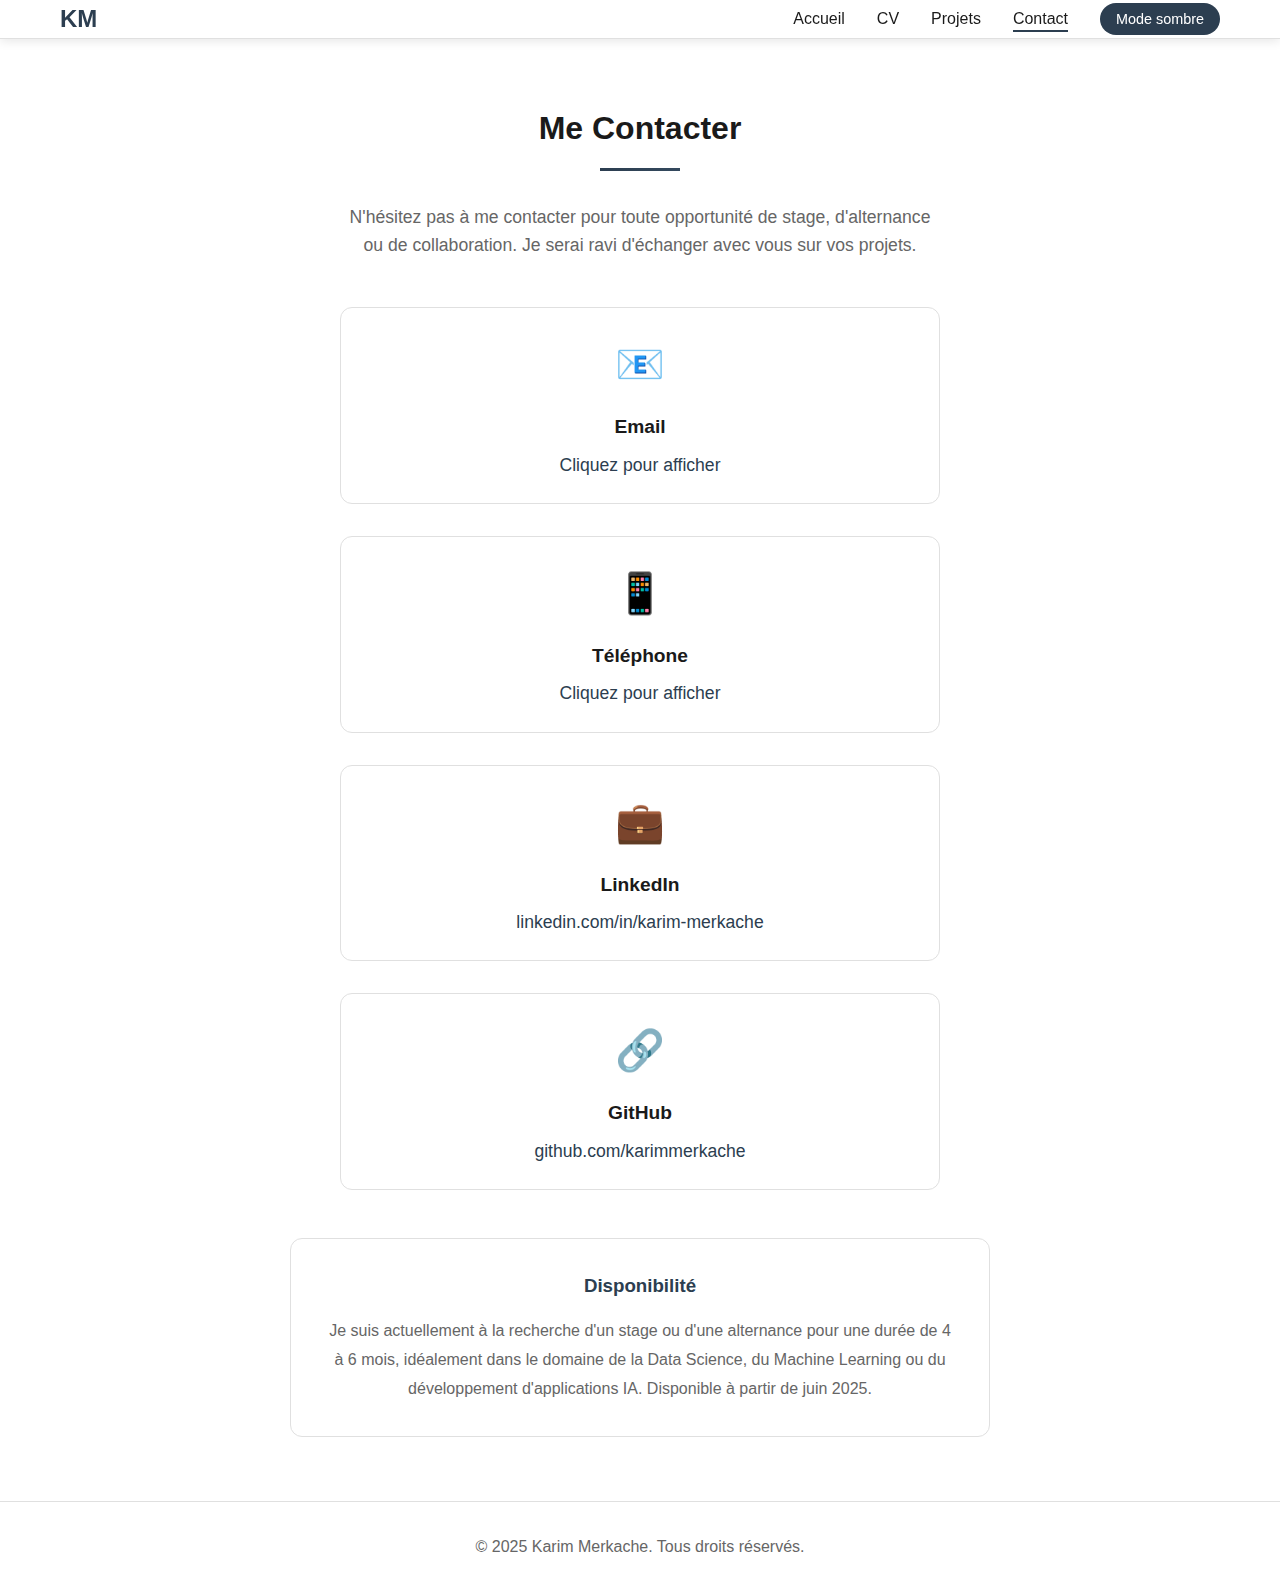
<file: contact.html>
<!DOCTYPE html>
<html lang="fr">
<head>
    <meta charset="UTF-8">
    <meta name="viewport" content="width=device-width, initial-scale=1.0">
    <meta name="robots" content="noindex, nofollow, noarchive, nosnippet">
    <meta name="googlebot" content="noindex, nofollow">
    <meta name="bingbot" content="noindex, nofollow">
    <title>Contact - Karim Merkache</title>
    <link rel="stylesheet" href="css/style.css">
</head>
<body>
    <header>
        <nav class="container">
            <a href="accueil.html" class="logo">KM</a>
            <ul class="nav-links">
                <li><a href="accueil.html">Accueil</a></li>
                <li><a href="cv.html">CV</a></li>
                <li><a href="projets.html">Projets</a></li>
                <li><a href="contact.html" class="active">Contact</a></li>
                <li><button class="theme-toggle" id="themeToggle">Mode sombre</button></li>
            </ul>
            <button class="hamburger" id="hamburger">
                <span></span>
                <span></span>
                <span></span>
            </button>
        </nav>
    </header>

    <main class="container">
        <section class="section">
            <h2 class="section-title">Me Contacter</h2>
            <p style="text-align: center; color: var(--text-secondary); max-width: 600px; margin: 0 auto 3rem; font-size: 1.1rem;">
                N'hésitez pas à me contacter pour toute opportunité de stage, d'alternance ou de collaboration.
                Je serai ravi d'échanger avec vous sur vos projets.
            </p>

            <div class="contact-info">
                <div class="contact-item">
                    <div style="font-size: 2.5rem; margin-bottom: 1rem;">📧</div>
                    <h3>Email</h3>
                    <a href="#" id="emailLink" class="protected-contact">Cliquez pour afficher</a>
                </div>

                <div class="contact-item">
                    <div style="font-size: 2.5rem; margin-bottom: 1rem;">📱</div>
                    <h3>Téléphone</h3>
                    <a href="#" id="phoneLink" class="protected-contact">Cliquez pour afficher</a>
                </div>

                <div class="contact-item">
                    <div style="font-size: 2.5rem; margin-bottom: 1rem;">💼</div>
                    <h3>LinkedIn</h3>
                    <a href="https://www.linkedin.com/in/karim-merkache" target="_blank" rel="noopener noreferrer">
                        linkedin.com/in/karim-merkache
                    </a>
                </div>

                <div class="contact-item">
                    <div style="font-size: 2.5rem; margin-bottom: 1rem;">🔗</div>
                    <h3>GitHub</h3>
                    <a href="https://github.com/karimmerkache" target="_blank" rel="noopener noreferrer">
                        github.com/karimmerkache
                    </a>
                </div>
            </div>

            <div style="max-width: 700px; margin: 3rem auto; padding: 2rem; background: var(--bg-card); border: 1px solid var(--border); border-radius: 12px;">
                <h3 style="color: var(--accent); margin-bottom: 1rem; text-align: center;">Disponibilité</h3>
                <p style="color: var(--text-secondary); text-align: center; line-height: 1.8;">
                    Je suis actuellement à la recherche d'un stage ou d'une alternance pour une durée de 4 à 6 mois,
                    idéalement dans le domaine de la Data Science, du Machine Learning ou du développement d'applications IA.
                    Disponible à partir de juin 2025.
                </p>
            </div>
        </section>
    </main>

    <footer>
        <div class="container">
            <p>&copy; 2025 Karim Merkache. Tous droits réservés.</p>
        </div>
    </footer>

    <script src="js/main.js"></script>
    <script src="js/contact.js"></script>
</body>
</html>
</file>
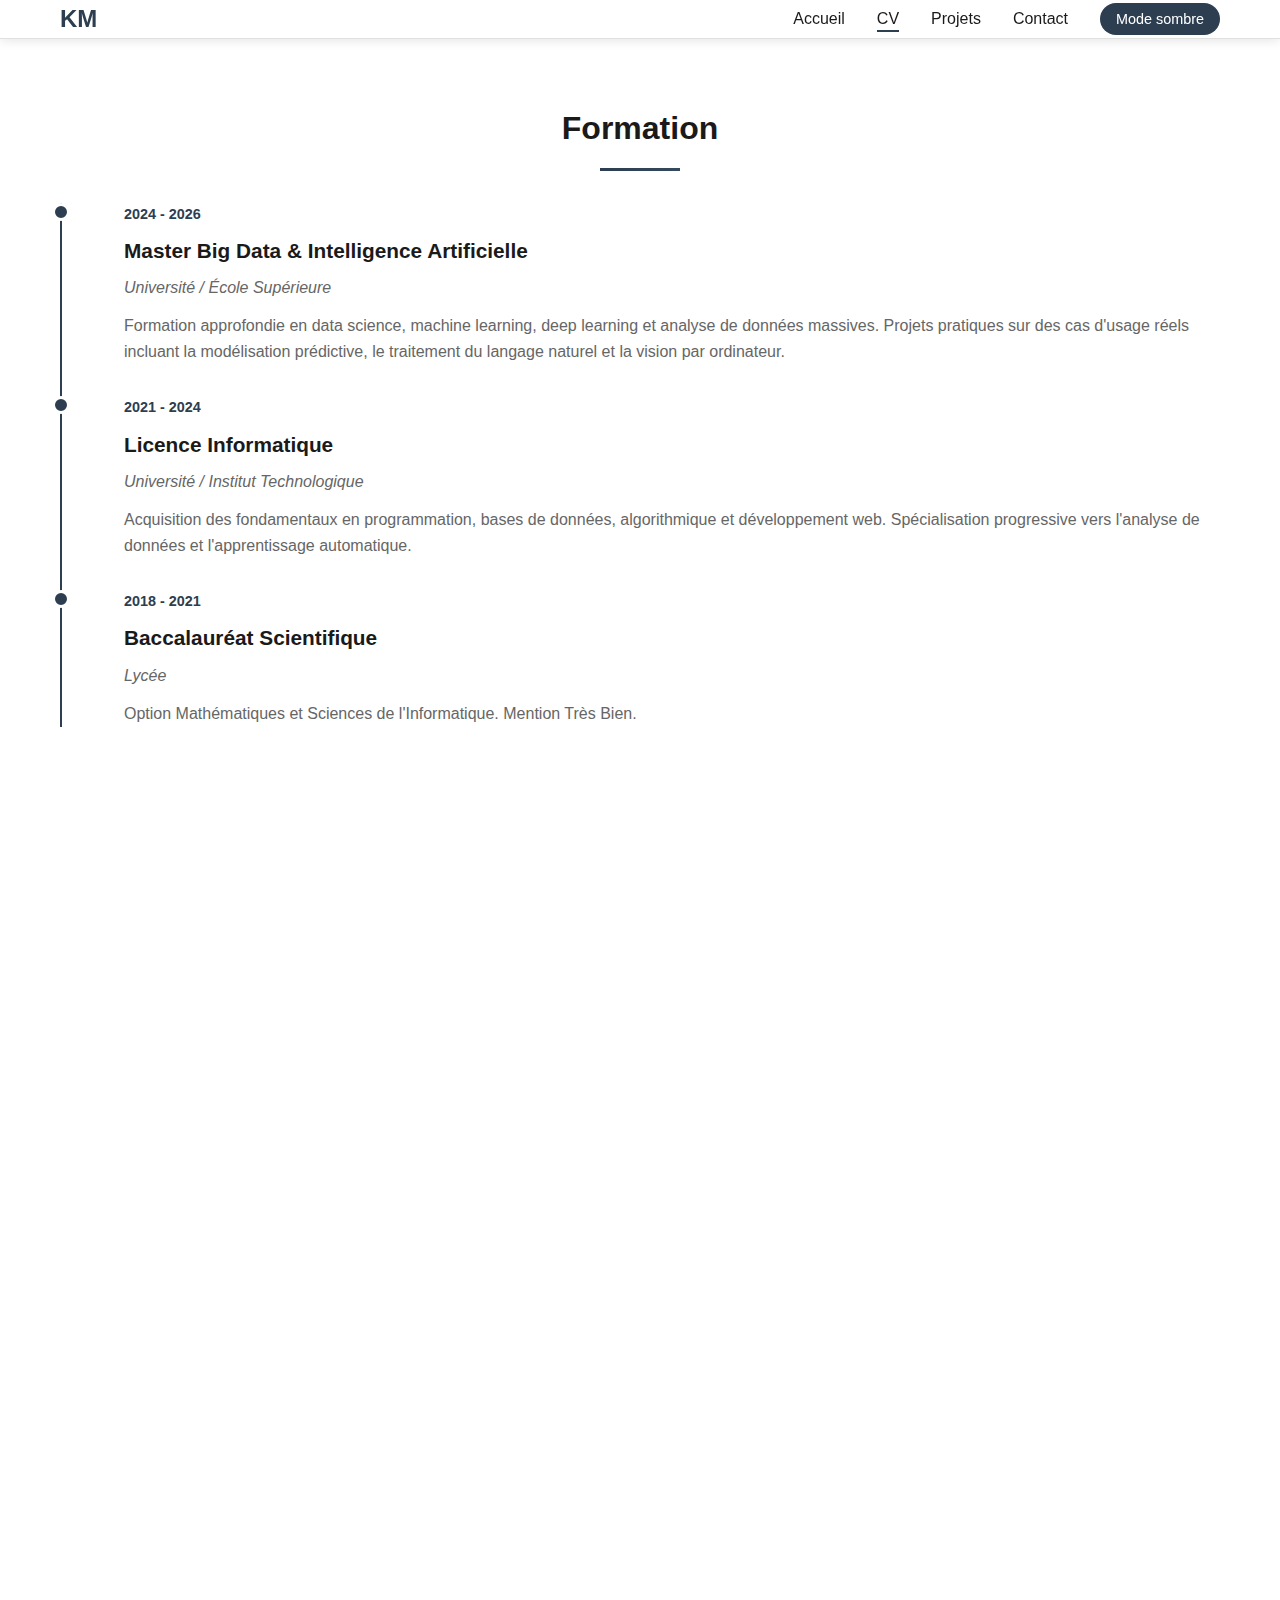
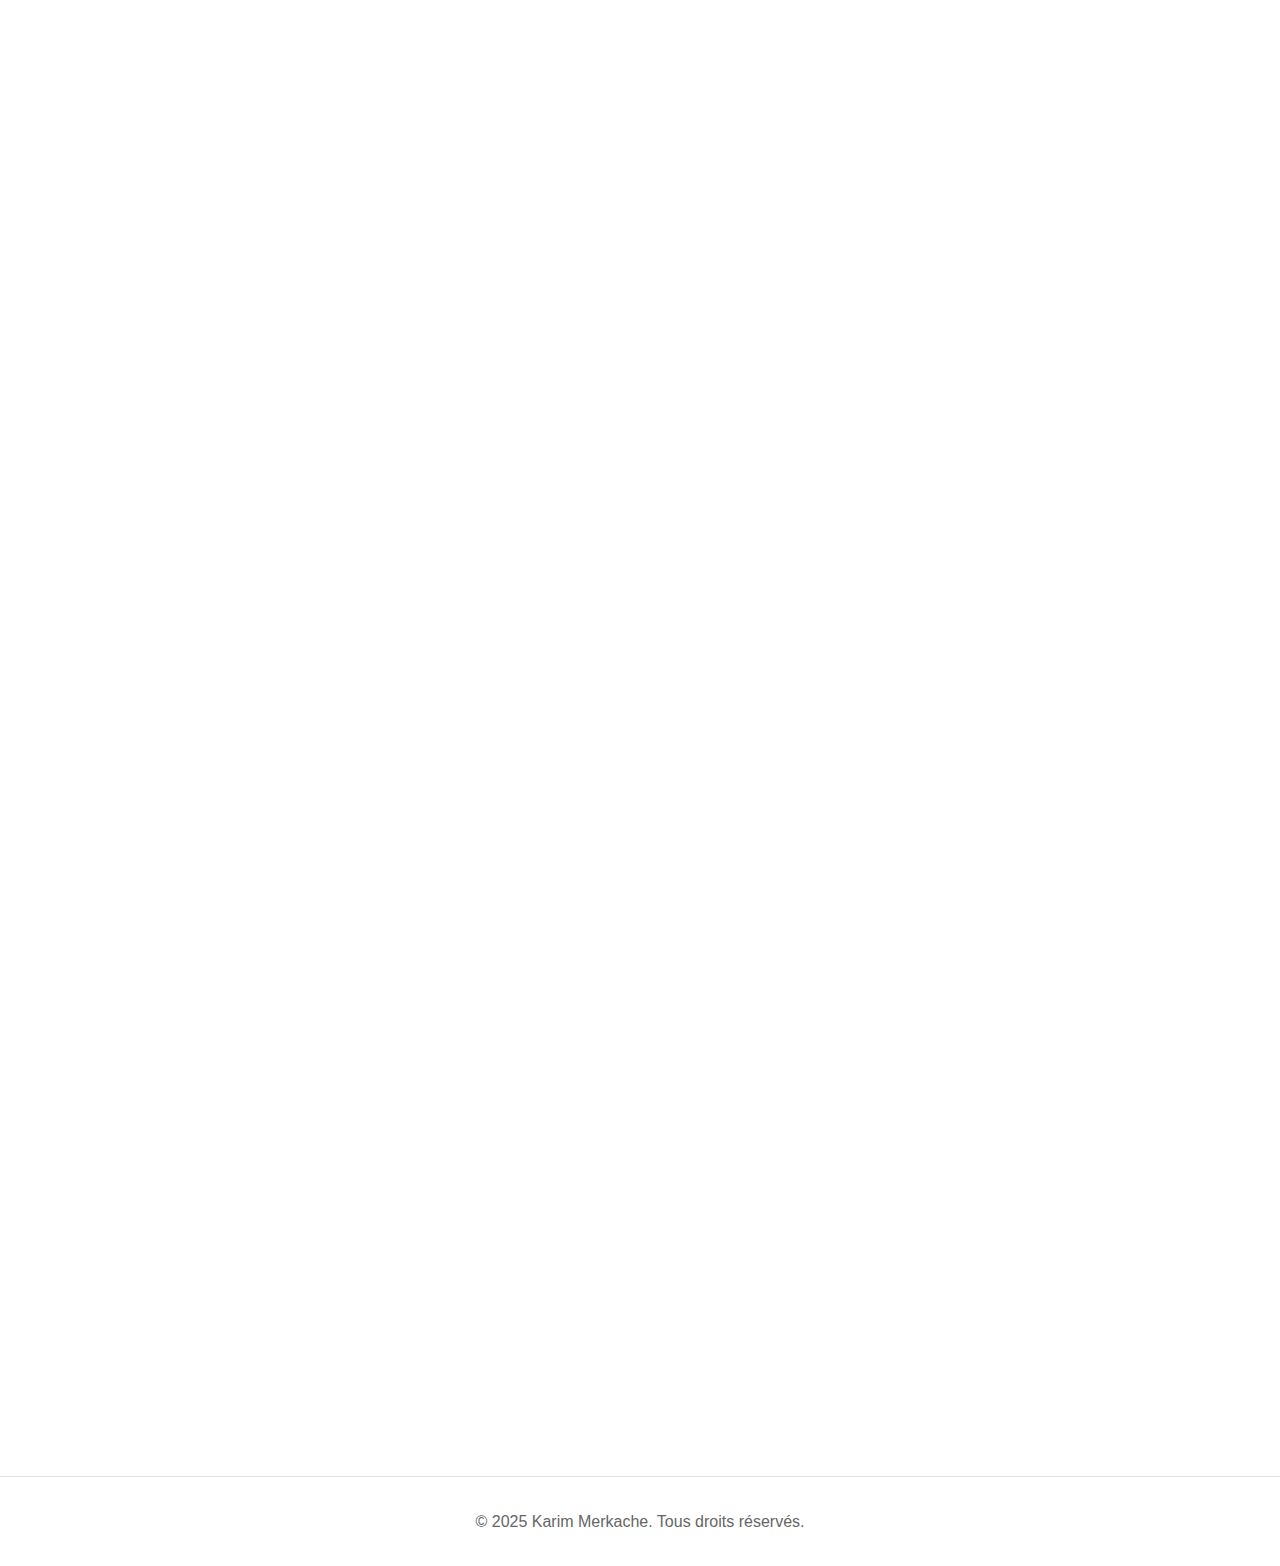
<file: cv.html>
<!DOCTYPE html>
<html lang="fr">
<head>
    <meta charset="UTF-8">
    <meta name="viewport" content="width=device-width, initial-scale=1.0">
    <meta name="robots" content="noindex, nofollow, noarchive, nosnippet">
    <meta name="googlebot" content="noindex, nofollow">
    <meta name="bingbot" content="noindex, nofollow">
    <title>CV - Karim Merkache</title>
    <link rel="stylesheet" href="css/style.css">
</head>
<body>
    <header>
        <nav class="container">
            <a href="accueil.html" class="logo">KM</a>
            <ul class="nav-links">
                <li><a href="accueil.html">Accueil</a></li>
                <li><a href="cv.html" class="active">CV</a></li>
                <li><a href="projets.html">Projets</a></li>
                <li><a href="contact.html">Contact</a></li>
                <li><button class="theme-toggle" id="themeToggle">Mode sombre</button></li>
            </ul>
            <button class="hamburger" id="hamburger">
                <span></span>
                <span></span>
                <span></span>
            </button>
        </nav>
    </header>

    <main class="container">
        <section class="section">
            <h2 class="section-title">Formation</h2>
            <div class="timeline">
                <div class="timeline-item">
                    <div class="timeline-date">2024 - 2026</div>
                    <h3 class="timeline-title">Master Big Data & Intelligence Artificielle</h3>
                    <p class="timeline-company">Université / École Supérieure</p>
                    <p style="color: var(--text-secondary); line-height: 1.6;">
                        Formation approfondie en data science, machine learning, deep learning et analyse de données massives.
                        Projets pratiques sur des cas d'usage réels incluant la modélisation prédictive, le traitement du langage
                        naturel et la vision par ordinateur.
                    </p>
                </div>

                <div class="timeline-item">
                    <div class="timeline-date">2021 - 2024</div>
                    <h3 class="timeline-title">Licence Informatique</h3>
                    <p class="timeline-company">Université / Institut Technologique</p>
                    <p style="color: var(--text-secondary); line-height: 1.6;">
                        Acquisition des fondamentaux en programmation, bases de données, algorithmique et développement web.
                        Spécialisation progressive vers l'analyse de données et l'apprentissage automatique.
                    </p>
                </div>

                <div class="timeline-item">
                    <div class="timeline-date">2018 - 2021</div>
                    <h3 class="timeline-title">Baccalauréat Scientifique</h3>
                    <p class="timeline-company">Lycée</p>
                    <p style="color: var(--text-secondary); line-height: 1.6;">
                        Option Mathématiques et Sciences de l'Informatique. Mention Très Bien.
                    </p>
                </div>
            </div>
        </section>

        <section class="section">
            <h2 class="section-title">Expériences Professionnelles</h2>
            <div class="timeline">
                <div class="timeline-item">
                    <div class="timeline-date">Juin 2024 - Août 2024</div>
                    <h3 class="timeline-title">Stagiaire Data Analyst</h3>
                    <p class="timeline-company">Entreprise / Organisation</p>
                    <p style="color: var(--text-secondary); line-height: 1.6; margin-bottom: 0.8rem;">
                        Analyse de données clients pour optimiser les campagnes marketing. Création de tableaux de bord interactifs
                        et de rapports automatisés pour faciliter la prise de décision.
                    </p>
                    <div class="skill-tags">
                        <span class="tag">Python</span>
                        <span class="tag">Pandas</span>
                        <span class="tag">Power BI</span>
                        <span class="tag">SQL</span>
                    </div>
                    <p style="color: var(--accent); margin-top: 0.8rem; font-weight: 500;">
                        Impact : Amélioration de 25% du taux de conversion grâce aux insights fournis
                    </p>
                </div>

                <div class="timeline-item">
                    <div class="timeline-date">Mars 2024 - Mai 2024</div>
                    <h3 class="timeline-title">Développeur Web Junior</h3>
                    <p class="timeline-company">Projet Freelance</p>
                    <p style="color: var(--text-secondary); line-height: 1.6; margin-bottom: 0.8rem;">
                        Développement d'une application web pour la gestion de données. Implémentation d'un système d'authentification
                        sécurisé et d'une interface utilisateur moderne et responsive.
                    </p>
                    <div class="skill-tags">
                        <span class="tag">Laravel</span>
                        <span class="tag">PHP</span>
                        <span class="tag">JavaScript</span>
                        <span class="tag">MySQL</span>
                    </div>
                    <p style="color: var(--accent); margin-top: 0.8rem; font-weight: 500;">
                        Impact : Livraison dans les délais avec satisfaction client maximale
                    </p>
                </div>

                <div class="timeline-item">
                    <div class="timeline-date">Été 2023</div>
                    <h3 class="timeline-title">Assistant Technique</h3>
                    <p class="timeline-company">PME Locale</p>
                    <p style="color: var(--text-secondary); line-height: 1.6; margin-bottom: 0.8rem;">
                        Support technique et maintenance informatique. Automatisation de tâches répétitives via des scripts Python
                        pour gagner en productivité.
                    </p>
                    <div class="skill-tags">
                        <span class="tag">Python</span>
                        <span class="tag">Excel</span>
                        <span class="tag">Automatisation</span>
                    </div>
                    <p style="color: var(--accent); margin-top: 0.8rem; font-weight: 500;">
                        Impact : Réduction de 40% du temps passé sur les tâches administratives
                    </p>
                </div>
            </div>
        </section>

        <section class="section">
            <h2 class="section-title">Compétences</h2>

            <div class="skills-grid">
                <div class="skill-category card">
                    <h3>Langages de Programmation</h3>
                    <div class="skill-tags">
                        <span class="tag">Python</span>
                        <span class="tag">JavaScript</span>
                        <span class="tag">PHP</span>
                        <span class="tag">SQL</span>
                        <span class="tag">R</span>
                        <span class="tag">Java</span>
                    </div>
                </div>

                <div class="skill-category card">
                    <h3>Data Science & IA</h3>
                    <div class="skill-tags">
                        <span class="tag">Pandas</span>
                        <span class="tag">NumPy</span>
                        <span class="tag">Scikit-learn</span>
                        <span class="tag">TensorFlow</span>
                        <span class="tag">PyTorch</span>
                        <span class="tag">Keras</span>
                    </div>
                </div>

                <div class="skill-category card">
                    <h3>Développement Web</h3>
                    <div class="skill-tags">
                        <span class="tag">Laravel</span>
                        <span class="tag">React</span>
                        <span class="tag">Vue.js</span>
                        <span class="tag">Node.js</span>
                        <span class="tag">HTML/CSS</span>
                    </div>
                </div>

                <div class="skill-category card">
                    <h3>Bases de Données & Big Data</h3>
                    <div class="skill-tags">
                        <span class="tag">MySQL</span>
                        <span class="tag">PostgreSQL</span>
                        <span class="tag">MongoDB</span>
                        <span class="tag">Spark</span>
                        <span class="tag">Hadoop</span>
                    </div>
                </div>

                <div class="skill-category card">
                    <h3>Outils & Technologies</h3>
                    <div class="skill-tags">
                        <span class="tag">Git</span>
                        <span class="tag">Docker</span>
                        <span class="tag">Jupyter</span>
                        <span class="tag">Power BI</span>
                        <span class="tag">Tableau</span>
                        <span class="tag">VS Code</span>
                    </div>
                </div>

                <div class="skill-category card">
                    <h3>Soft Skills</h3>
                    <div class="skill-tags">
                        <span class="tag">Analyse</span>
                        <span class="tag">Résolution de problèmes</span>
                        <span class="tag">Travail d'équipe</span>
                        <span class="tag">Communication</span>
                        <span class="tag">Autonomie</span>
                        <span class="tag">Curiosité</span>
                    </div>
                </div>
            </div>
        </section>

        <section class="section">
            <h2 class="section-title">Langues</h2>
            <div class="skills-grid" style="grid-template-columns: repeat(auto-fit, minmax(200px, 1fr));">
                <div class="card" style="text-align: center;">
                    <h3 style="color: var(--accent);">Français</h3>
                    <p style="color: var(--text-secondary); margin-top: 0.5rem;">Langue maternelle</p>
                </div>
                <div class="card" style="text-align: center;">
                    <h3 style="color: var(--accent);">Arabe</h3>
                    <p style="color: var(--text-secondary); margin-top: 0.5rem;">Courant</p>
                </div>
                <div class="card" style="text-align: center;">
                    <h3 style="color: var(--accent);">Anglais</h3>
                    <p style="color: var(--text-secondary); margin-top: 0.5rem;">Professionnel (B2/C1)</p>
                </div>
            </div>
        </section>
    </main>

    <footer>
        <div class="container">
            <p>&copy; 2025 Karim Merkache. Tous droits réservés.</p>
        </div>
    </footer>

    <script src="js/main.js"></script>
</body>
</html>
</file>
<file: css/style.css>
:root {
  --bg-primary: #ffffff;
  --bg-secondary: #f8f9fa;
  --bg-card: #ffffff;
  --text-primary: #1a1a1a;
  --text-secondary: #666666;
  --accent: #2c3e50;
  --accent-hover: #34495e;
  --border: #e0e0e0;
  --shadow: rgba(0, 0, 0, 0.1);
  --transition: 0.3s ease;
}

[data-theme="dark"] {
  --bg-primary: #0f0f0f;
  --bg-secondary: #1a1a1a;
  --bg-card: #1e1e1e;
  --text-primary: #f5f5f5;
  --text-secondary: #b0b0b0;
  --accent: #4a90e2;
  --accent-hover: #5fa3f5;
  --border: #333333;
  --shadow: rgba(255, 255, 255, 0.05);
}

* {
  margin: 0;
  padding: 0;
  box-sizing: border-box;
}

body {
  font-family: 'Segoe UI', Tahoma, Geneva, Verdana, sans-serif;
  line-height: 1.6;
  color: var(--text-primary);
  background-color: var(--bg-primary);
  transition: background-color var(--transition), color var(--transition);
}

.container {
  max-width: 1200px;
  margin: 0 auto;
  padding: 0 20px;
}

header {
  background-color: var(--bg-card);
  border-bottom: 1px solid var(--border);
  position: sticky;
  top: 0;
  z-index: 1000;
  transition: all var(--transition);
  box-shadow: 0 2px 10px var(--shadow);
}

nav {
  display: flex;
  justify-content: space-between;
  align-items: center;
  padding: 1rem 0;
}

.logo {
  font-size: 1.5rem;
  font-weight: 700;
  color: var(--accent);
  text-decoration: none;
  transition: color var(--transition);
}

.logo:hover {
  color: var(--accent-hover);
}

.nav-links {
  display: flex;
  gap: 2rem;
  list-style: none;
  align-items: center;
}

.nav-links a {
  color: var(--text-primary);
  text-decoration: none;
  font-weight: 500;
  transition: color var(--transition);
  position: relative;
}

.nav-links a::after {
  content: '';
  position: absolute;
  bottom: -5px;
  left: 0;
  width: 0;
  height: 2px;
  background-color: var(--accent);
  transition: width var(--transition);
}

.nav-links a:hover::after,
.nav-links a.active::after {
  width: 100%;
}

.nav-links a:hover {
  color: var(--accent);
}

.theme-toggle {
  background: var(--accent);
  color: white;
  border: none;
  padding: 0.5rem 1rem;
  border-radius: 20px;
  cursor: pointer;
  font-size: 0.9rem;
  transition: all var(--transition);
}

.theme-toggle:hover {
  background: var(--accent-hover);
  transform: translateY(-2px);
  box-shadow: 0 4px 12px var(--shadow);
}

.hamburger {
  display: none;
  flex-direction: column;
  gap: 4px;
  background: none;
  border: none;
  cursor: pointer;
  padding: 0.5rem;
}

.hamburger span {
  width: 25px;
  height: 3px;
  background-color: var(--text-primary);
  transition: all var(--transition);
}

main {
  min-height: calc(100vh - 200px);
  padding: 3rem 0;
}

.hero {
  text-align: center;
  padding: 4rem 0;
  animation: fadeIn 0.8s ease-in;
}

.profile-image {
  width: 200px;
  height: 200px;
  border-radius: 50%;
  object-fit: cover;
  margin-bottom: 2rem;
  border: 5px solid var(--accent);
  box-shadow: 0 8px 24px var(--shadow);
  animation: scaleIn 0.8s ease-out;
}

h1 {
  font-size: 2.5rem;
  margin-bottom: 1rem;
  color: var(--text-primary);
}

.subtitle {
  font-size: 1.3rem;
  color: var(--accent);
  margin-bottom: 1.5rem;
  font-weight: 500;
}

.description {
  max-width: 700px;
  margin: 0 auto;
  font-size: 1.1rem;
  line-height: 1.8;
  color: var(--text-secondary);
}

.section {
  margin: 4rem 0;
  opacity: 0;
  transform: translateY(30px);
  transition: all 0.6s ease;
}

.section.visible {
  opacity: 1;
  transform: translateY(0);
}

.section-title {
  font-size: 2rem;
  margin-bottom: 2rem;
  text-align: center;
  color: var(--text-primary);
  position: relative;
  padding-bottom: 1rem;
}

.section-title::after {
  content: '';
  position: absolute;
  bottom: 0;
  left: 50%;
  transform: translateX(-50%);
  width: 80px;
  height: 3px;
  background: linear-gradient(to right, var(--accent), var(--accent-hover));
}

.card {
  background: var(--bg-card);
  border: 1px solid var(--border);
  border-radius: 12px;
  padding: 2rem;
  margin-bottom: 1.5rem;
  transition: all var(--transition);
  box-shadow: 0 2px 8px var(--shadow);
}

.card:hover {
  transform: translateY(-5px);
  box-shadow: 0 8px 24px var(--shadow);
  border-color: var(--accent);
}

.timeline {
  position: relative;
  padding-left: 2rem;
}

.timeline::before {
  content: '';
  position: absolute;
  left: 0;
  top: 0;
  bottom: 0;
  width: 2px;
  background: var(--accent);
}

.timeline-item {
  position: relative;
  margin-bottom: 2rem;
  padding-left: 2rem;
}

.timeline-item::before {
  content: '';
  position: absolute;
  left: -2.5rem;
  top: 0;
  width: 12px;
  height: 12px;
  border-radius: 50%;
  background: var(--accent);
  border: 3px solid var(--bg-primary);
}

.timeline-date {
  color: var(--accent);
  font-weight: 600;
  font-size: 0.9rem;
  margin-bottom: 0.5rem;
}

.timeline-title {
  font-size: 1.3rem;
  margin-bottom: 0.5rem;
  color: var(--text-primary);
}

.timeline-company {
  color: var(--text-secondary);
  font-style: italic;
  margin-bottom: 0.8rem;
}

.skills-grid {
  display: grid;
  grid-template-columns: repeat(auto-fit, minmax(250px, 1fr));
  gap: 1.5rem;
  margin-top: 2rem;
}

.skill-category h3 {
  color: var(--accent);
  margin-bottom: 1rem;
  font-size: 1.2rem;
}

.skill-tags {
  display: flex;
  flex-wrap: wrap;
  gap: 0.8rem;
}

.tag {
  background: var(--bg-secondary);
  padding: 0.5rem 1rem;
  border-radius: 20px;
  font-size: 0.9rem;
  color: var(--text-primary);
  border: 1px solid var(--border);
  transition: all var(--transition);
}

.tag:hover {
  background: var(--accent);
  color: white;
  transform: translateY(-2px);
}

.projects-filters {
  display: flex;
  justify-content: center;
  gap: 1rem;
  margin-bottom: 2rem;
  flex-wrap: wrap;
}

.filter-btn {
  background: var(--bg-secondary);
  color: var(--text-primary);
  border: 1px solid var(--border);
  padding: 0.7rem 1.5rem;
  border-radius: 25px;
  cursor: pointer;
  transition: all var(--transition);
  font-size: 0.95rem;
  font-weight: 500;
}

.filter-btn:hover,
.filter-btn.active {
  background: var(--accent);
  color: white;
  transform: translateY(-2px);
  box-shadow: 0 4px 12px var(--shadow);
}

.search-box {
  max-width: 500px;
  margin: 0 auto 2rem;
  position: relative;
}

.search-box input {
  width: 100%;
  padding: 1rem 1.5rem;
  border: 1px solid var(--border);
  border-radius: 25px;
  font-size: 1rem;
  background: var(--bg-card);
  color: var(--text-primary);
  transition: all var(--transition);
}

.search-box input:focus {
  outline: none;
  border-color: var(--accent);
  box-shadow: 0 0 0 3px rgba(74, 144, 226, 0.1);
}

.projects-grid {
  display: grid;
  grid-template-columns: repeat(auto-fill, minmax(320px, 1fr));
  gap: 2rem;
}

.project-card {
  background: var(--bg-card);
  border: 1px solid var(--border);
  border-radius: 12px;
  overflow: hidden;
  transition: all var(--transition);
  box-shadow: 0 2px 8px var(--shadow);
}

.project-card:hover {
  transform: translateY(-8px);
  box-shadow: 0 12px 32px var(--shadow);
}

.project-image {
  width: 100%;
  height: 200px;
  object-fit: cover;
  background: var(--bg-secondary);
}

.project-content {
  padding: 1.5rem;
}

.project-badge {
  display: inline-block;
  background: var(--accent);
  color: white;
  padding: 0.3rem 0.8rem;
  border-radius: 15px;
  font-size: 0.8rem;
  margin-bottom: 1rem;
}

.project-card h3 {
  font-size: 1.3rem;
  margin-bottom: 0.8rem;
  color: var(--text-primary);
}

.project-card p {
  color: var(--text-secondary);
  margin-bottom: 1rem;
  line-height: 1.6;
}

.project-links {
  display: flex;
  gap: 1rem;
  margin-top: 1rem;
}

.btn {
  display: inline-block;
  padding: 0.7rem 1.5rem;
  background: var(--accent);
  color: white;
  text-decoration: none;
  border-radius: 6px;
  transition: all var(--transition);
  border: none;
  cursor: pointer;
  font-size: 0.95rem;
  font-weight: 500;
}

.btn:hover {
  background: var(--accent-hover);
  transform: translateY(-2px);
  box-shadow: 0 4px 12px var(--shadow);
}

.btn-secondary {
  background: var(--bg-secondary);
  color: var(--text-primary);
  border: 1px solid var(--border);
}

.btn-secondary:hover {
  background: var(--accent);
  color: white;
}

.contact-info {
  max-width: 600px;
  margin: 0 auto;
  text-align: center;
}

.contact-item {
  margin: 2rem 0;
  padding: 1.5rem;
  background: var(--bg-card);
  border: 1px solid var(--border);
  border-radius: 12px;
  transition: all var(--transition);
}

.contact-item:hover {
  transform: translateY(-3px);
  box-shadow: 0 8px 24px var(--shadow);
  border-color: var(--accent);
}

.contact-item i {
  font-size: 2rem;
  color: var(--accent);
  margin-bottom: 1rem;
}

.contact-item h3 {
  font-size: 1.2rem;
  margin-bottom: 0.5rem;
  color: var(--text-primary);
}

.contact-item a {
  color: var(--accent);
  text-decoration: none;
  font-size: 1.1rem;
  transition: color var(--transition);
}

.contact-item a:hover {
  color: var(--accent-hover);
}

footer {
  background: var(--bg-card);
  border-top: 1px solid var(--border);
  padding: 2rem 0;
  text-align: center;
  color: var(--text-secondary);
  margin-top: 4rem;
}

.hidden {
  display: none;
}

@keyframes fadeIn {
  from {
    opacity: 0;
  }
  to {
    opacity: 1;
  }
}

@keyframes scaleIn {
  from {
    transform: scale(0.8);
    opacity: 0;
  }
  to {
    transform: scale(1);
    opacity: 1;
  }
}

@media (max-width: 768px) {
  .hamburger {
    display: flex;
  }

  .nav-links {
    position: absolute;
    top: 100%;
    left: 0;
    right: 0;
    background: var(--bg-card);
    flex-direction: column;
    padding: 1rem;
    gap: 1rem;
    box-shadow: 0 4px 12px var(--shadow);
    transform: translateY(-100%);
    opacity: 0;
    pointer-events: none;
    transition: all var(--transition);
  }

  .nav-links.active {
    transform: translateY(0);
    opacity: 1;
    pointer-events: all;
  }

  h1 {
    font-size: 2rem;
  }

  .subtitle {
    font-size: 1.1rem;
  }

  .projects-grid {
    grid-template-columns: 1fr;
  }

  .skills-grid {
    grid-template-columns: 1fr;
  }

  .timeline {
    padding-left: 1rem;
  }

  .timeline-item {
    padding-left: 1.5rem;
  }
}

@media (max-width: 480px) {
  .profile-image {
    width: 150px;
    height: 150px;
  }

  h1 {
    font-size: 1.7rem;
  }

  .section-title {
    font-size: 1.6rem;
  }

  .card {
    padding: 1.5rem;
  }
}
</file>
